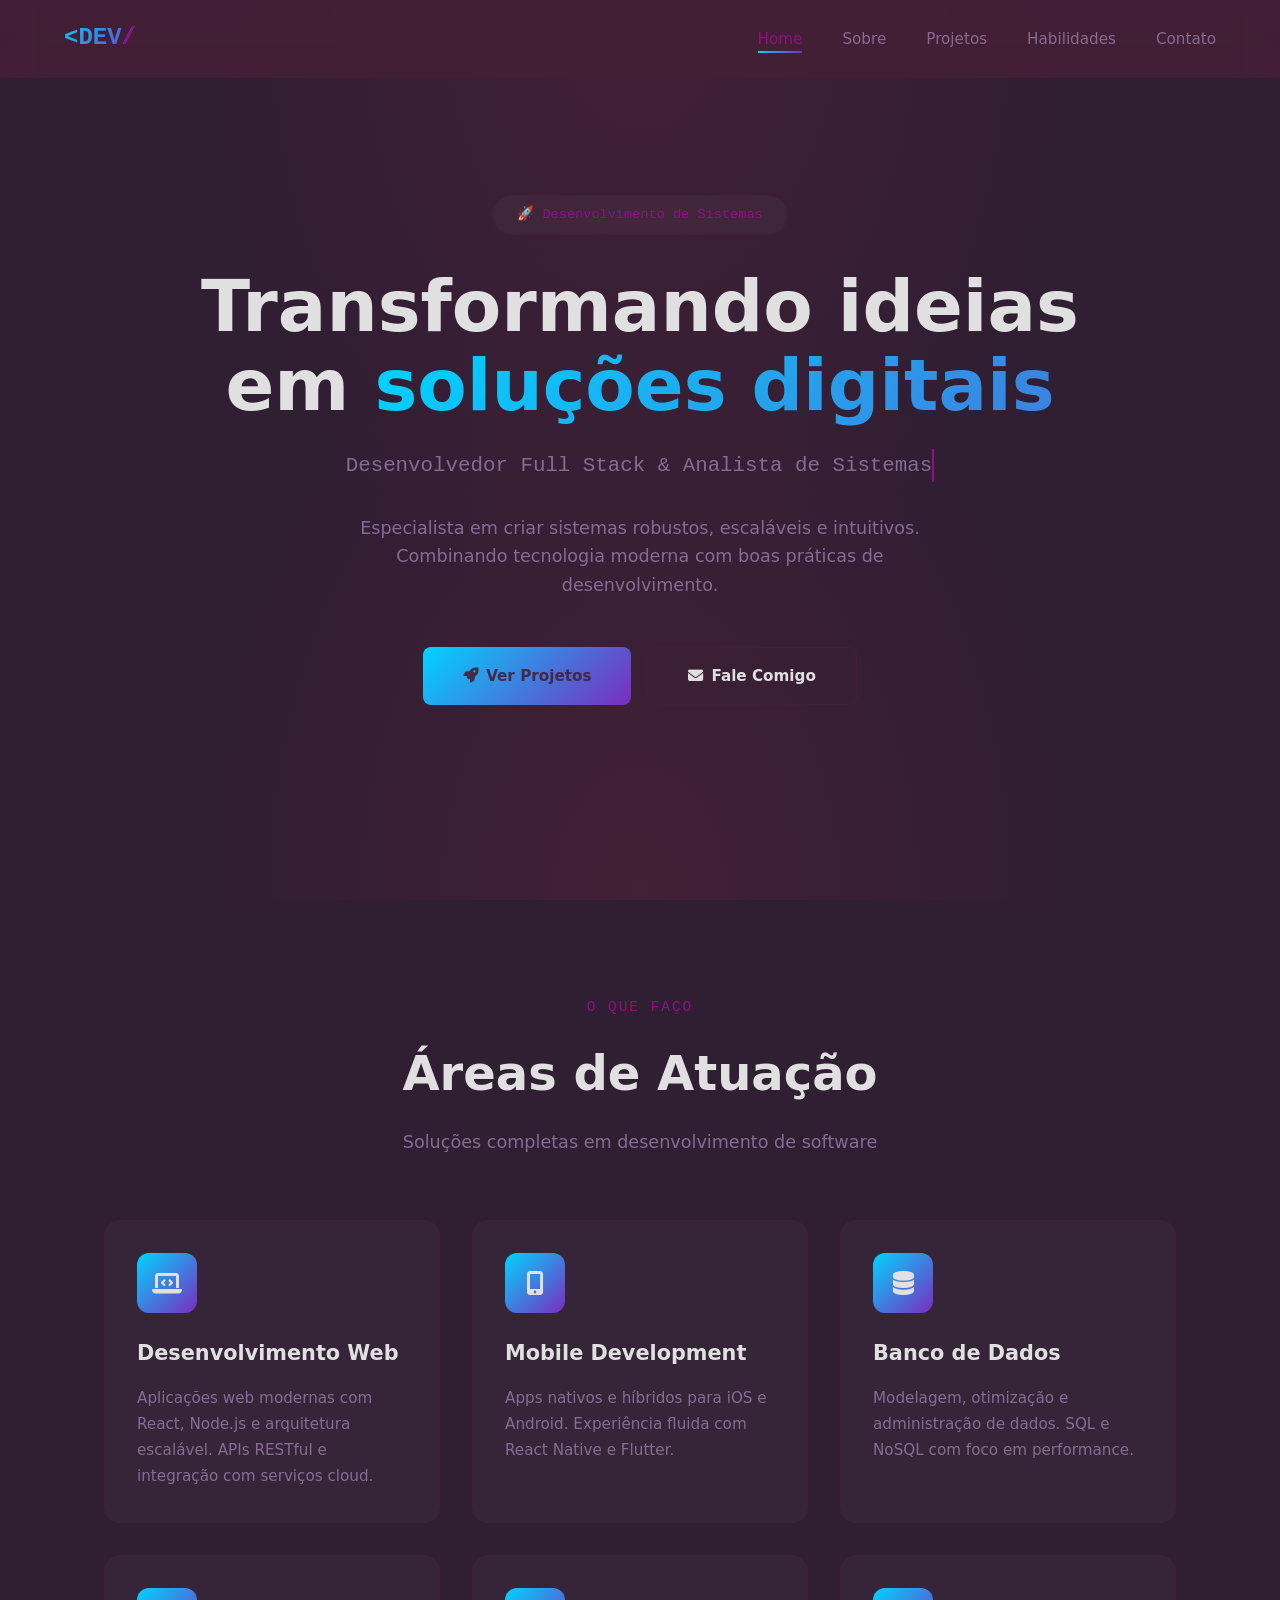
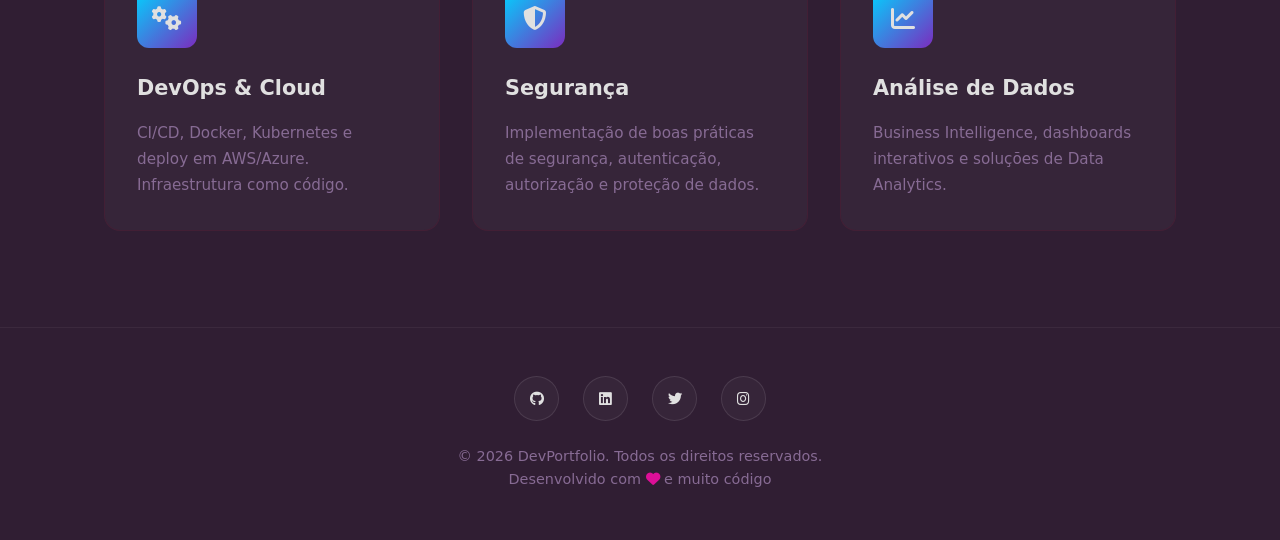
<file: index.html>
<html lang="pt-bt">
<head>
<meta charset="UTF-8">
<title>DEV - SITE PESSOAL - MIRELLA MARIA</title>
<link rel="stylesheet" href="estilo.css">
<link rel="stylesheet" href="https://cdnjs.cloudflare.com/ajax/libs/font-awesome/6.4.0/css/all.min.css">
</head>
<body>
    <!--MENU DE NAVEGACAOP DO SITE-->   
    <nav class="navbar">
        <div class="logo">&lt;DEV<span>/</span></div>
        <ul class="nav-links">
            <li><a href="index.html" class="active">Home</a></li>
            <li><a href="sobre.html">Sobre</a></li>
            <li><a href="projetos.html">Projetos</a></li>
            <li><a href="habilidades.html">Habilidades</a></li>
            <li><a href="contato.html">Contato</a></li>
        </ul>
    </nav>
    <!--SECAO HERO-->
    <section class="hero">
        <div class="hero-content">
            <span class="hero-badge">🚀 Desenvolvimento de Sistemas</span>
            <h1>Transformando ideias em <span class="highlight">soluções digitais</span></h1>
            <div class="typing-text">Desenvolvedor Full Stack & Analista de Sistemas</div>
            <p class="hero-description">
                Especialista em criar sistemas robustos, escaláveis e intuitivos. 
                Combinando tecnologia moderna com boas práticas de desenvolvimento.
            </p>
            <div class="cta-buttons">
                <a href="projetos.html" class="btn btn-primary">
                    <i class="fas fa-rocket"></i> Ver Projetos
                </a>
                <a href="contato.html" class="btn btn-secondary">
                    <i class="fas fa-envelope"></i> Fale Comigo
                </a>
            </div>
        </div>
    </section>
    <!-- Serviços -->
    <section id="servicos">
        <div class="section-header">
            <span class="section-tag">O que faço</span>
            <h2 class="section-title">Áreas de Atuação</h2>
            <p class="section-subtitle">Soluções completas em desenvolvimento de software</p>
        </div>
        
        <div class="cards-grid">
            <div class="card">
                <div class="card-icon">
                    <i class="fas fa-laptop-code"></i>
                </div>
                <h3>Desenvolvimento Web</h3>
                <p>Aplicações web modernas com React, Node.js e arquitetura escalável. APIs RESTful e integração com serviços cloud.</p>
            </div>
            
            <div class="card">
                <div class="card-icon">
                    <i class="fas fa-mobile-alt"></i>
                </div>
                <h3>Mobile Development</h3>
                <p>Apps nativos e híbridos para iOS e Android. Experiência fluida com React Native e Flutter.</p>
            </div>
            
            <div class="card">
                <div class="card-icon">
                    <i class="fas fa-database"></i>
                </div>
                <h3>Banco de Dados</h3>
                <p>Modelagem, otimização e administração de dados. SQL e NoSQL com foco em performance.</p>
            </div>
            
            <div class="card">
                <div class="card-icon">
                    <i class="fas fa-cogs"></i>
                </div>
                <h3>DevOps & Cloud</h3>
                <p>CI/CD, Docker, Kubernetes e deploy em AWS/Azure. Infraestrutura como código.</p>
            </div>
            
            <div class="card">
                <div class="card-icon">
                    <i class="fas fa-shield-alt"></i>
                </div>
                <h3>Segurança</h3>
                <p>Implementação de boas práticas de segurança, autenticação, autorização e proteção de dados.</p>
            </div>
            
            <div class="card">
                <div class="card-icon">
                    <i class="fas fa-chart-line"></i>
                </div>
                <h3>Análise de Dados</h3>
                <p>Business Intelligence, dashboards interativos e soluções de Data Analytics.</p>
            </div>
        </div>
    </section>

    <!-- Footer -->
    <footer>
        <div class="footer-content">
            <div class="social-links">
                <a href="#"><i class="fab fa-github"></i></a>
                <a href="#"><i class="fab fa-linkedin"></i></a>
                <a href="#"><i class="fab fa-twitter"></i></a>
                <a href="#"><i class="fab fa-instagram"></i></a>
            </div>
            <p>&copy; 2026 DevPortfolio. Todos os direitos reservados.</p>
            <p>Desenvolvido com <i class="fas fa-heart" style="color: var(--accent);"></i> e muito código</p>
        </div>
    </footer>
</body>
</html>
</file>
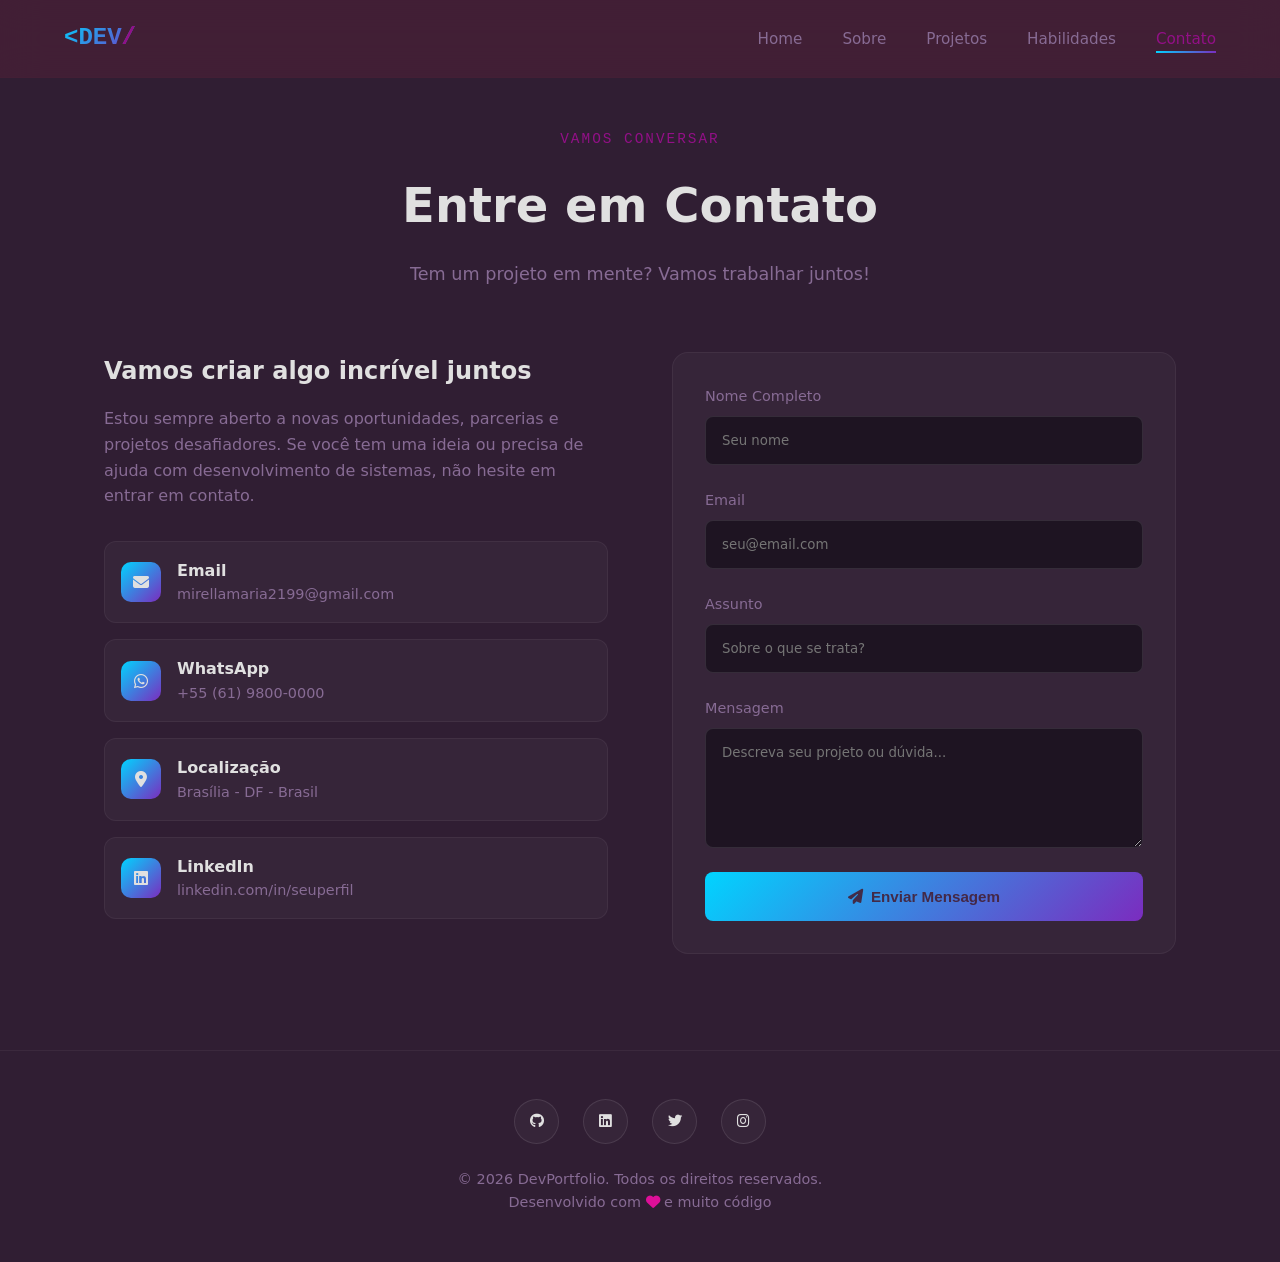
<file: contato.html>
<html lang="pt-bt">
<head>
<meta charset="UTF-8">
<title>DEV - SITE PESSOAL - MIRELLA MARIA</title>
<link rel="stylesheet" href="estilo.css">
<link rel="stylesheet" href="https://cdnjs.cloudflare.com/ajax/libs/font-awesome/6.4.0/css/all.min.css">
</head>
<body>
    <!--MENU DE NAVEGACAOP DO SITE-->   
    <nav class="navbar">
        <div class="logo">&lt;DEV<span>/</span></div>
        <ul class="nav-links">
            <li><a href="index.html" >Home</a></li>
            <li><a href="sobre.html" >Sobre</a></li>
            <li><a href="projetos.html">Projetos</a></li>
            <li><a href="habilidades.html">Habilidades</a></li>
            <li><a href="contato.html" class="active">Contato</a></li>
        </ul>
    </nav>

    <section style="padding-top: 8rem;">
        <div class="section-header">
            <span class="section-tag">Vamos Conversar</span>
            <h2 class="section-title">Entre em Contato</h2>
            <p class="section-subtitle">Tem um projeto em mente? Vamos trabalhar juntos!</p>
        </div>

        <div class="contact-container">
            <div class="contact-info">
                <h3>Vamos criar algo incrível juntos</h3>
                <p>
                    Estou sempre aberto a novas oportunidades, parcerias e projetos desafiadores. 
                    Se você tem uma ideia ou precisa de ajuda com desenvolvimento de sistemas, 
                    não hesite em entrar em contato.
                </p>

                <div class="contact-links">
                    <a href="mailto:seuemail@exemplo.com" class="contact-link">
                        <i class="fas fa-envelope"></i>
                        <div>
                            <strong>Email</strong>
                            <div style="color: var(--gray); font-size: 0.9rem;">mirellamaria2199@gmail.com</div>
                        </div>
                    </a>
                    
                    <a href="#" class="contact-link">
                        <i class="fab fa-whatsapp"></i>
                        <div>
                            <strong>WhatsApp</strong>
                            <div style="color: var(--gray); font-size: 0.9rem;">+55 (61) 9800-0000</div>
                        </div>
                    </a>
                    
                    <a href="#" class="contact-link">
                        <i class="fas fa-map-marker-alt"></i>
                        <div>
                            <strong>Localização</strong>
                            <div style="color: var(--gray); font-size: 0.9rem;">Brasília - DF - Brasil</div>
                        </div>
                    </a>
                    
                    <a href="#" class="contact-link">
                        <i class="fab fa-linkedin"></i>
                        <div>
                            <strong>LinkedIn</strong>
                            <div style="color: var(--gray); font-size: 0.9rem;">linkedin.com/in/seuperfil</div>
                        </div>
                    </a>
                </div>
            </div>

            <form class="contact-form" onsubmit="event.preventDefault(); alert('Mensagem enviada! (Demo)');">
                <div class="form-group">
                    <label for="nome">Nome Completo</label>
                    <input type="text" id="nome" name="nome" placeholder="Seu nome" required>
                </div>
                
                <div class="form-group">
                    <label for="email">Email</label>
                    <input type="email" id="email" name="email" placeholder="seu@email.com" required>
                </div>
                
                <div class="form-group">
                    <label for="assunto">Assunto</label>
                    <input type="text" id="assunto" name="assunto" placeholder="Sobre o que se trata?" required>
                </div>
                
                <div class="form-group">
                    <label for="mensagem">Mensagem</label>
                    <textarea id="mensagem" name="mensagem" placeholder="Descreva seu projeto ou dúvida..." required></textarea>
                </div>
                
                <button type="submit" class="btn btn-primary" style="width: 100%; justify-content: center;">
                    <i class="fas fa-paper-plane"></i> Enviar Mensagem
                </button>
            </form>
        </div>
    </section>

    <footer>
        <div class="footer-content">
            <div class="social-links">
                <a href="#"><i class="fab fa-github"></i></a>
                <a href="#"><i class="fab fa-linkedin"></i></a>
                <a href="#"><i class="fab fa-twitter"></i></a>
                <a href="#"><i class="fab fa-instagram"></i></a>
            </div>
            <p>&copy; 2026 DevPortfolio. Todos os direitos reservados.</p>
            <p>Desenvolvido com <i class="fas fa-heart" style="color: var(--accent);"></i> e muito código</p>
        </div>
    </footer>
</body>
</html>
</file>
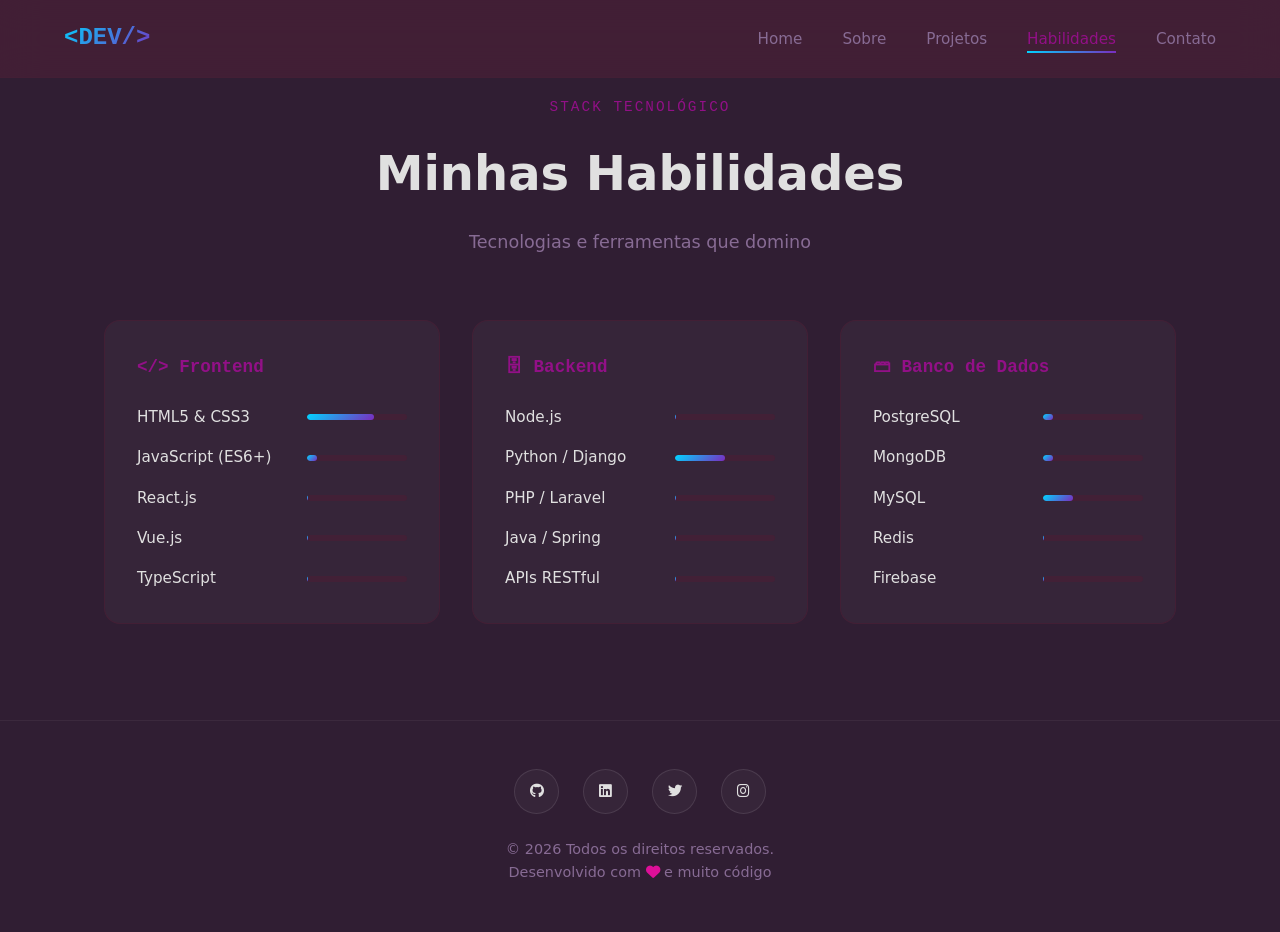
<file: habilidades.html>
<!DOCTYPE html>
<html lang="pt-br">
<head>
    <meta charset="UTF-8">
    <meta name="viewport" content="width=device-width, initial-scale=1.0">
    <title>DEV - SITE PESSOAL - MIRELLA MARIA</title>

    <!-- CSS -->
    <link rel="stylesheet" href="estilo.css">

    <!-- Font Awesome -->
    <link rel="stylesheet" href="https://cdnjs.cloudflare.com/ajax/libs/font-awesome/6.5.0/css/all.min.css">
</head>

<body>

<!-- MENU DE NAVEGAÇÃO -->
<nav class="navbar">
    <div class="logo">&lt;DEV/<span class="heroa-badge"></span>&gt;</div>

    <ul class="nav-links">
        <li><a href="index.html">Home</a></li>
        <li><a href="sobre.html">Sobre</a></li>
        <li><a href="projetos.html">Projetos</a></li>
        <li><a href="habilidades.html" class="active">Habilidades</a></li>
        <li><a href="contato.html">Contato</a></li>
    </ul>
</nav>

<main>

<!-- SEÇÃO HABILIDADES -->
<section class="skills">
    <div class="section-header">
        <span class="section-tag">STACK TECNOLÓGICO</span>
        <h2 class="section-title">Minhas Habilidades</h2>
        <p class="section-subtitle">
            Tecnologias e ferramentas que domino
        </p>
    </div>

    <div class="skills-container">

        <!-- FRONTEND -->
        <div class="skill-category">
            <h3>&lt;/&gt; Frontend</h3>
            <div class="skill-list">

                <div class="skill-item">
                    <span class="skill-name">HTML5 & CSS3</span>
                    <div class="skill-bar">
                        <div class="skill-progress" style="width: 67%;"></div>
                    </div>
                </div>

                <div class="skill-item">
                    <span class="skill-name">JavaScript (ES6+)</span>
                    <div class="skill-bar">
                        <div class="skill-progress" style="width: 10%;"></div>
                    </div>
                </div>

                <div class="skill-item">
                    <span class="skill-name">React.js</span>
                    <div class="skill-bar">
                        <div class="skill-progress" style="width: 1%;"></div>
                    </div>
                </div>

                <div class="skill-item">
                    <span class="skill-name">Vue.js</span>
                    <div class="skill-bar">
                        <div class="skill-progress" style="width: 1%;"></div>
                    </div>
                </div>

                <div class="skill-item">
                    <span class="skill-name">TypeScript</span>
                    <div class="skill-bar">
                        <div class="skill-progress" style="width: 1%;"></div>
                    </div>
                </div>

            </div>
        </div>

        <!-- BACKEND -->
        <div class="skill-category">
            <h3>🗄 Backend</h3>
            <div class="skill-list">

                <div class="skill-item">
                    <span class="skill-name">Node.js</span>
                    <div class="skill-bar">
                        <div class="skill-progress" style="width: 1%;"></div>
                    </div>
                </div>

                <div class="skill-item">
                    <span class="skill-name">Python / Django</span>
                    <div class="skill-bar">
                        <div class="skill-progress" style="width: 50%;"></div>
                    </div>
                </div>

                <div class="skill-item">
                    <span class="skill-name">PHP / Laravel</span>
                    <div class="skill-bar">
                        <div class="skill-progress" style="width: 1%;"></div>
                    </div>
                </div>

                <div class="skill-item">
                    <span class="skill-name">Java / Spring</span>
                    <div class="skill-bar">
                        <div class="skill-progress" style="width: 1%;"></div>
                    </div>
                </div>

                <div class="skill-item">
                    <span class="skill-name">APIs RESTful</span>
                    <div class="skill-bar">
                        <div class="skill-progress" style="width: 1%;"></div>
                    </div>
                </div>

            </div>
        </div>

        <!-- BANCO DE DADOS -->
        <div class="skill-category">
            <h3>🗃 Banco de Dados</h3>
            <div class="skill-list">

                <div class="skill-item">
                    <span class="skill-name">PostgreSQL</span>
                    <div class="skill-bar">
                        <div class="skill-progress" style="width: 10%;"></div>
                    </div>
                </div>

                <div class="skill-item">
                    <span class="skill-name">MongoDB</span>
                    <div class="skill-bar">
                        <div class="skill-progress" style="width: 10%;"></div>
                    </div>
                </div>

                <div class="skill-item">
                    <span class="skill-name">MySQL</span>
                    <div class="skill-bar">
                        <div class="skill-progress" style="width: 30%;"></div>
                    </div>
                </div>

                <div class="skill-item">
                    <span class="skill-name">Redis</span>
                    <div class="skill-bar">
                        <div class="skill-progress" style="width: 1%;"></div>
                    </div>
                </div>

                <div class="skill-item">
                    <span class="skill-name">Firebase</span>
                    <div class="skill-bar">
                        <div class="skill-progress" style="width: 1%;"></div>
                    </div>
                </div>

            </div>
        </div>

    </div>
</section>

</main>

<!-- FOOTER -->
<footer>
    <div class="footer-content">

        <div class="social-links">
            <a href="https://github.com/" target="_blank">
                <i class="fab fa-github"></i>
            </a>

            <a href="https://linkedin.com/" target="_blank">
                <i class="fab fa-linkedin"></i>
            </a>

            <a href="https://twitter.com/" target="_blank">
                <i class="fab fa-twitter"></i>
            </a>

            <a href="https://instagram.com/" target="_blank">
                <i class="fab fa-instagram"></i>
            </a>
        </div>

        <p>&copy; 2026 Todos os direitos reservados.</p>

        <p>
            Desenvolvido com 
            <i class="fas fa-heart" style="color: var(--accent);"></i> 
            e muito código
        </p>

    </div>
</footer>

</body>
</html>
</file>
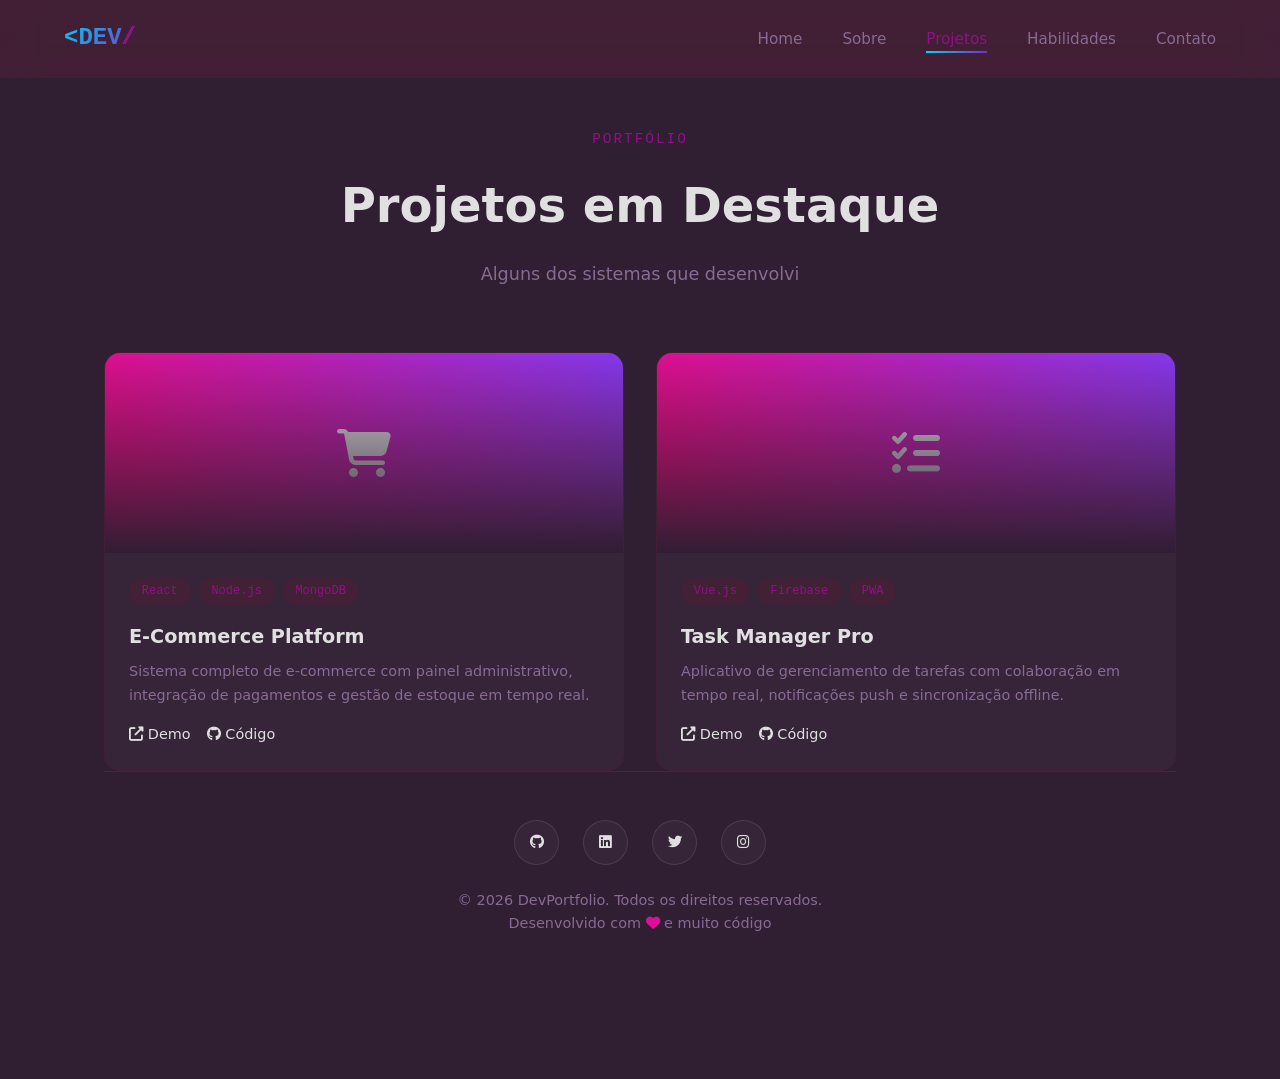
<file: projetos.html>
<html lang="pt-bt">
<head>
<meta charset="UTF-8">
<title>DEV - SITE PESSOAL - MIRELLA MARIA</title>
<link rel="stylesheet" href="estilo.css">
<link rel="stylesheet" href="https://cdnjs.cloudflare.com/ajax/libs/font-awesome/6.4.0/css/all.min.css">
</head>
<body>
    <!--MENU DE NAVEGACAOP DO SITE-->   
    <nav class="navbar">
        <div class="logo">&lt;DEV<span>/</span></div>
        <ul class="nav-links">
            <li><a href="index.html" >Home</a></li>
            <li><a href="sobre.html" >Sobre</a></li>
            <li><a href="projetos.html" class="active">Projetos</a></li>
            <li><a href="habilidades.html">Habilidades</a></li>
            <li><a href="contato.html">Contato</a></li>
        </ul>
    </nav>
    <section style="padding-top: 8rem;">
        <div class="section-header">
            <span class="section-tag">Portfólio</span>
            <h2 class="section-title">Projetos em Destaque</h2>
            <p class="section-subtitle">Alguns dos sistemas que desenvolvi</p>
        </div>

        <div class="projects-grid">
            <div class="project-card">
                <div class="project-image">
                    <i class="fas fa-shopping-cart"></i>
                </div>
                <div class="project-content">
                    <div class="project-tags">
                        <span class="tag">React</span>
                        <span class="tag">Node.js</span>
                        <span class="tag">MongoDB</span>
                    </div>
                    <h3>E-Commerce Platform</h3>
                    <p>Sistema completo de e-commerce com painel administrativo, integração de pagamentos e gestão de estoque em tempo real.</p>
                    <div class="project-links">
                        <a href="#"><i class="fas fa-external-link-alt"></i> Demo</a>
                        <a href="#"><i class="fab fa-github"></i> Código</a>
                    </div>
                </div>
            </div>
       
            <div class="project-card">
                <div class="project-image">
                    <i class="fas fa-tasks"></i>
                </div>
                <div class="project-content">
                    <div class="project-tags">
                        <span class="tag">Vue.js</span>
                        <span class="tag">Firebase</span>
                        <span class="tag">PWA</span>
                    </div>
                    <h3>Task Manager Pro</h3>
                    <p>Aplicativo de gerenciamento de tarefas com colaboração em tempo real, notificações push e sincronização offline.</p>
                    <div class="project-links">
                        <a href="#"><i class="fas fa-external-link-alt"></i> Demo</a>
                        <a href="#"><i class="fab fa-github"></i> Código</a>
                    </div>
                </div>
            </div> 
                    </div>
                </div>
            </div>
            <footer>
            <div class="footer-content">
                <div class="social-links">
                    <a href="#"><i class="fab fa-github"></i></a>
                    <a href="#"><i class="fab fa-linkedin"></i></a>
                    <a href="#"><i class="fab fa-twitter"></i></a>
                    <a href="#"><i class="fab fa-instagram"></i></a>
                </div>
            <p>&copy; 2026 DevPortfolio. Todos os direitos reservados.</p>
            <p>Desenvolvido com <i class="fas fa-heart" style="color: var(--accent);"></i> e muito código</p>
        </div>
    </footer>
</body>
</html>
</file>
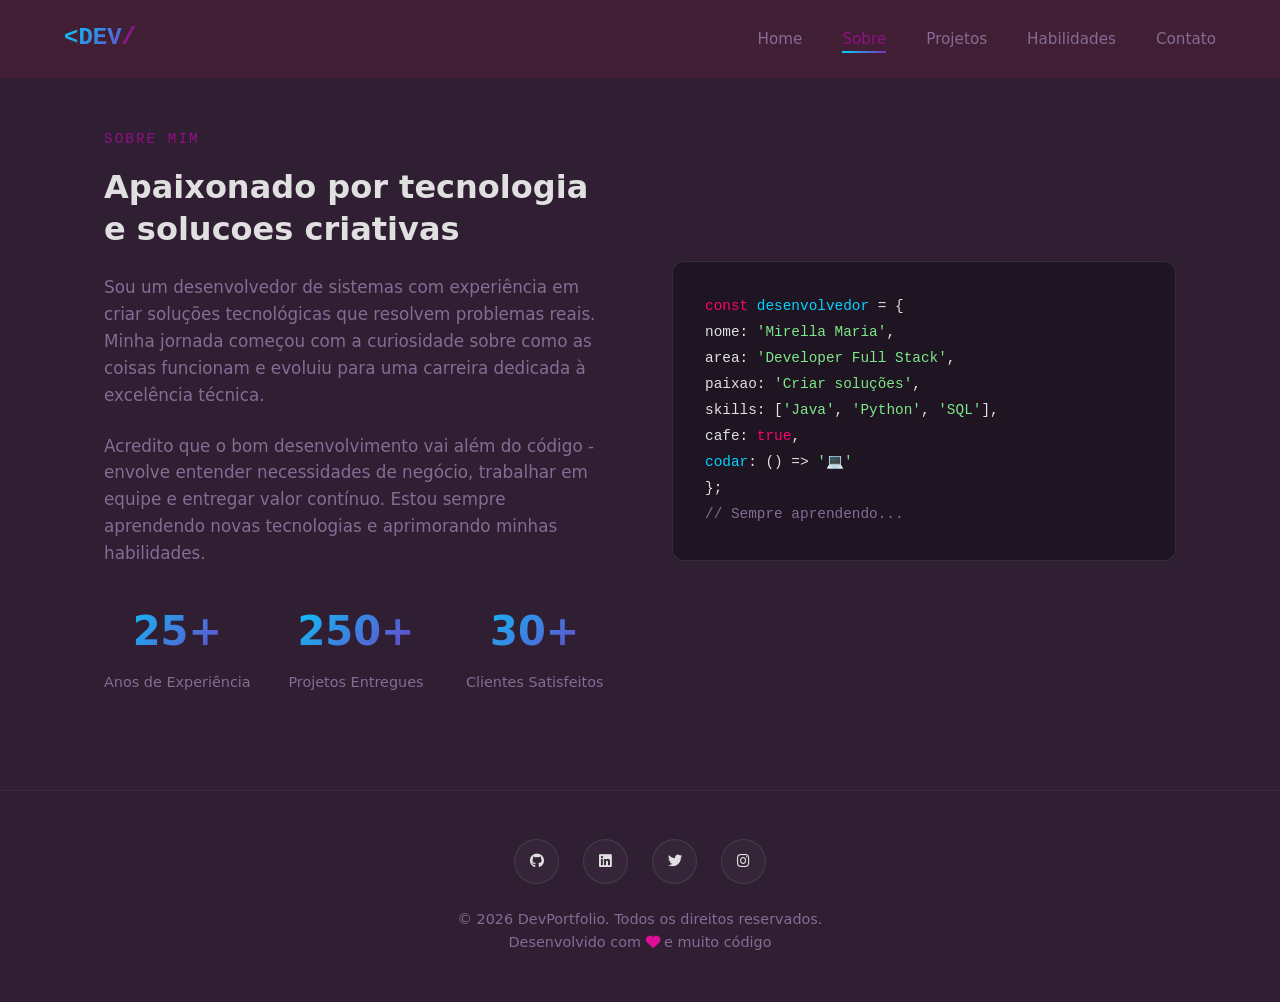
<file: sobre.html>
<html lang="pt-bt">
<head>
<meta charset="UTF-8">
<title>DEV - SITE PESSOAL - MIRELLA MARIA</title>
<link rel="stylesheet" href="estilo.css">
<link rel="stylesheet" href="https://cdnjs.cloudflare.com/ajax/libs/font-awesome/6.4.0/css/all.min.css">
</head>
<body>
    <!--MENU DE NAVEGACAOP DO SITE-->   
    <nav class="navbar">
        <div class="logo">&lt;DEV<span>/</span></div>
        <ul class="nav-links">
            <li><a href="index.html" >Home</a></li>
            <li><a href="sobre.html" class="active">Sobre</a></li>
            <li><a href="projetos.html">Projetos</a></li>
            <li><a href="habilidades.html">Habilidades</a></li>
            <li><a href="contato.html">Contato</a></li>
        </ul>
    </nav>
    <section style="padding-top: 8rem;">
        <div class="about-content">
            <div class="about-text">
                <span class="section-tag">Sobre Mim</span>
                <h2>Apaixonado por tecnologia e solucoes criativas</h2>
                <p>Sou um desenvolvedor de sistemas com experiência em criar soluções 
                    tecnológicas que resolvem problemas reais. Minha jornada começou com 
                    a curiosidade sobre como as coisas funcionam e evoluiu para uma 
                    carreira dedicada à excelência técnica.
                </p>
                <p>
                    Acredito que o bom desenvolvimento vai além do código - envolve 
                    entender necessidades de negócio, trabalhar em equipe e entregar 
                    valor contínuo. Estou sempre aprendendo novas tecnologias e 
                    aprimorando minhas habilidades.
  
                </p>
                <div class="stats">
                    <div class="stat-item">
                        <div class="stat-number">25+</div>
                        <div class="stat-label">Anos de Experiência</div>
                    </div>
                    <div class="stat-item">
                        <div class="stat-number">250+</div>
                        <div class="stat-label">Projetos Entregues</div>
                    </div>
                    <div class="stat-item">
                        <div class="stat-number">30+</div>
                        <div class="stat-label">Clientes Satisfeitos</div>
                    </div>
                </div>
            </div>

                   <div class="about-image">
                <div class="code-block">
                    <span class="code-line"><span class="code-keyword">const</span> <span class="code-function">desenvolvedor</span> = {</span>
                    <span class="code-line">  nome: <span class="code-string">'Mirella Maria'</span>,</span>
                    <span class="code-line">  area: <span class="code-string">'Developer Full Stack'</span>,</span>
                    <span class="code-line">  paixao: <span class="code-string">'Criar soluções'</span>,</span>
                    <span class="code-line">  skills: [<span class="code-string">'Java'</span>, <span class="code-string">'Python'</span>, <span class="code-string">'SQL'</span>],</span>
                    <span class="code-line">  cafe: <span class="code-keyword">true</span>,</span>
                    <span class="code-line">  <span class="code-function">codar</span>: () => <span class="code-string">'💻'</span></span>
                    <span class="code-line">};</span>
                    <span class="code-line"><span class="code-comment">// Sempre aprendendo...</span></span>
                </div>
            </div>
        </div>
    </section>

    <footer>
        <div class="footer-content">
            <div class="social-links">
                <a href="#"><i class="fab fa-github"></i></a>
                <a href="#"><i class="fab fa-linkedin"></i></a>
                <a href="#"><i class="fab fa-twitter"></i></a>
                <a href="#"><i class="fab fa-instagram"></i></a>
            </div>
            <p>&copy; 2026 DevPortfolio. Todos os direitos reservados.</p>
            <p>Desenvolvido com <i class="fas fa-heart" style="color: var(--accent);"></i> e muito código</p>
        </div>
    </footer>
</body>
</html>
</file>
<file: estilo.css>
/* ============================================
   RESET E CONFIGURAÇÕES GLOBAIS
   ============================================ */
* {
    margin: 0;
    padding: 0;
    box-sizing: border-box;
}

:root {
    /* Cores principais - Tema Tech Moderno */
    --primary: #921087;
    --secondary: #7b2cbf;
    --accent: #dd0f98;
    --dark: #301e33;
    --darker: #1e1422;
    --light: #e0e0e0;
    --gray: #876b94;
    --card-bg: rgba(255, 255, 255, 0.03);
    
    /* Gradientes */
    --gradient-1: linear-gradient(135deg, #00d4ff 0%, #7b2cbf 100%);
    --gradient-2: linear-gradient(45deg, #ff006e 0%, #8338ec 100%);
    
    /* Fontes */
    --font-main: 'Segoe UI', system-ui, -apple-system, sans-serif;
    --font-mono: 'Fira Code', 'Consolas', monospace;
    
    /* Animações */
    --transition: all 0.3s cubic-bezier(0.4, 0, 0.2, 1);
}

html {
    scroll-behavior: smooth;
}

body {
    font-family: var(--font-main);
    background-color: var(--dark);
    color: var(--light);
    line-height: 1.6;
    overflow-x: hidden;
}

/* ============================================
   ANIMAÇÕES
   ============================================ */
@keyframes fadeInUp {
    from {
        opacity: 0;
        transform: translateY(30px);
    }
    to {
        opacity: 1;
        transform: translateY(0);
    }
}

@keyframes pulse {
    0%, 100% { opacity: 1; }
    50% { opacity: 0.5; }
}

@keyframes float {
    0%, 100% { transform: translateY(0); }
    50% { transform: translateY(-10px); }
}

@keyframes gradientShift {
    0% { background-position: 0% 50%; }
    50% { background-position: 100% 50%; }
    100% { background-position: 0% 50%; }
}

@keyframes typing {
    from { width: 0; }
    to { width: 100%; }
}

@keyframes blink {
    50% { border-color: transparent; }
}

/* ============================================
   NAVEGAÇÃO
   ============================================ */
.navbar {
    position: fixed;
    top: 0;
    width: 100%;
    padding: 1.2rem 5%;
    background: rgba(68, 32, 54, 0.9);
    backdrop-filter: blur(20px);
    border-bottom: 1px solid rgba(68, 32, 54, 0.9);
    z-index: 1000;
    display: flex;
    justify-content: space-between;
    align-items: center;
    transition: var(--transition);
}

.logo {
    font-size: 1.5rem;
    font-weight: 700;
    background: var(--gradient-1);
    -webkit-background-clip: text;
    -webkit-text-fill-color: transparent;
    background-clip: text;
    font-family: var(--font-mono);
}

.logo span {
    color: var(--primary);
    -webkit-text-fill-color: var(--primary);
}

.nav-links {
    display: flex;
    list-style: none;
    gap: 2.5rem;
}

.nav-links a {
    color: var(--gray);
    text-decoration: none;
    font-weight: 500;
    font-size: 0.95rem;
    position: relative;
    transition: var(--transition);
}

.nav-links a::after {
    content: '';
    position: absolute;
    bottom: -5px;
    left: 0;
    width: 0;
    height: 2px;
    background: var(--gradient-1);
    transition: var(--transition);
}

.nav-links a:hover,
.nav-links a.active {
    color: var(--primary);
}

.nav-links a:hover::after,
.nav-links a.active::after {
    width: 100%;
}

/* ============================================
   HERO SECTION
   ============================================ */
.hero {
    min-height: 100vh;
    display: flex;
    align-items: center;
    justify-content: center;
    padding: 0 5%;
    position: relative;
    background: 
        radial-gradient(ellipse at top, rgba(68, 32, 54, 0.9) 0%, transparent 50%),
        radial-gradient(ellipse at bottom, rgba(68, 32, 54, 0.9) 0%, transparent 50%);
}

.hero-content {
    text-align: center;
    max-width: 900px;
    animation: fadeInUp 1s ease-out;
}

.hero-badge {
    display: inline-block;
    padding: 0.5rem 1.5rem;
    background: var(--card-bg);
    border: 1px solid rgba(68, 32, 54, 0.9);
    border-radius: 50px;
    color: var(--primary);
    font-family: var(--font-mono);
    font-size: 0.85rem;
    margin-bottom: 2rem;
    animation: pulse 2s infinite;
}

.hero h1 {
    font-size: clamp(2.5rem, 6vw, 4.5rem);
    font-weight: 800;
    margin-bottom: 1.5rem;
    line-height: 1.1;
}

.hero h1 .highlight {
    background: var(--gradient-1);
    background-size: 200% 200%;
    -webkit-background-clip: text;
    -webkit-text-fill-color: transparent;
    background-clip: text;
    animation: gradientShift 3s ease infinite;
}

.typing-text {
    font-family: var(--font-mono);
    font-size: 1.3rem;
    color: var(--gray);
    margin-bottom: 2rem;
    border-right: 2px solid var(--primary);
    white-space: nowrap;
    overflow: hidden;
    display: inline-block;
    animation: typing 3.5s steps(40, end), blink 0.75s step-end infinite;
}

.hero-description {
    font-size: 1.1rem;
    color: var(--gray);
    max-width: 600px;
    margin: 0 auto 3rem;
}

.cta-buttons {
    display: flex;
    gap: 1rem;
    justify-content: center;
    flex-wrap: wrap;
}

/* ============================================
   BOTÕES
   ============================================ */
.btn {
    padding: 1rem 2.5rem;
    border-radius: 8px;
    font-weight: 600;
    text-decoration: none;
    transition: var(--transition);
    display: inline-flex;
    align-items: center;
    gap: 0.5rem;
    font-size: 0.95rem;
}

.btn-primary {
    background: var(--gradient-1);
    color: rgb(68, 32, 54, 0.9);
    border: none;
    position: relative;
    overflow: hidden;
}

.btn-primary::before {
    content: '';
    position: absolute;
    top: 0;
    left: -100%;
    width: 100%;
    height: 100%;
    background: linear-gradient(90deg, transparent, rgba(255,255,255,0.2), transparent);
    transition: var(--transition);
}

.btn-primary:hover::before {
    left: 100%;
}

.btn-primary:hover {
    transform: translateY(-3px);
    box-shadow: 0 10px 30px rgba(68, 32, 54, 0.9);
}

.btn-secondary {
    background: transparent;
    color: var(--light);
    border: 1px solid rgba(68, 32, 54, 0.9);
}

.btn-secondary:hover {
    border-color: var(--primary);
    color: var(--primary);
    transform: translateY(-3px);
}

/* ============================================
   SEÇÕES COMUNS
   ============================================ */
section {
    padding: 6rem 5%;
    max-width: 1200px;
    margin: 0 auto;
}

.section-header {
    text-align: center;
    margin-bottom: 4rem;
}

.section-tag {
    color: var(--primary);
    font-family: var(--font-mono);
    font-size: 0.9rem;
    text-transform: uppercase;
    letter-spacing: 2px;
    margin-bottom: 1rem;
    display: block;
}

.section-title {
    font-size: clamp(2rem, 4vw, 3rem);
    font-weight: 700;
    margin-bottom: 1rem;
}

.section-subtitle {
    color: var(--gray);
    font-size: 1.1rem;
    max-width: 600px;
    margin: 0 auto;
}

/* ============================================
   CARDS
   ============================================ */
.cards-grid {
    display: grid;
    grid-template-columns: repeat(auto-fit, minmax(300px, 1fr));
    gap: 2rem;
}

.card {
    background: var(--card-bg);
    border: 1px solid rgba(68, 32, 54, 0.9);
    border-radius: 16px;
    padding: 2rem;
    transition: var(--transition);
    position: relative;
    overflow: hidden;
}

.card::before {
    content: '';
    position: absolute;
    top: 0;
    left: 0;
    width: 100%;
    height: 3px;
    background: var(--gradient-1);
    transform: scaleX(0);
    transform-origin: left;
    transition: var(--transition);
}

.card:hover {
    transform: translateY(-5px);
    border-color: rgba(68, 32, 54, 0.9);
    box-shadow: 0 20px 40px rgba(68, 32, 54, 0.9);
}

.card:hover::before {
    transform: scaleX(1);
}

.card-icon {
    width: 60px;
    height: 60px;
    background: var(--gradient-1);
    border-radius: 12px;
    display: flex;
    align-items: center;
    justify-content: center;
    font-size: 1.5rem;
    margin-bottom: 1.5rem;
}

.card h3 {
    font-size: 1.3rem;
    margin-bottom: 1rem;
    color: var(--light);
}

.card p {
    color: var(--gray);
    font-size: 0.95rem;
    line-height: 1.7;
}

/* ============================================
   HABILIDADES
   ============================================ */
.skills-container {
    display: grid;
    grid-template-columns: repeat(auto-fit, minmax(250px, 1fr));
    gap: 2rem;
}

.skill-category {
    background: var(--card-bg);
    border-radius: 16px;
    padding: 2rem;
    border: 1px solid rgba(68, 32, 54, 0.9);
}

.skill-category h3 {
    color: var(--primary);
    font-family: var(--font-mono);
    font-size: 1.1rem;
    margin-bottom: 1.5rem;
    display: flex;
    align-items: center;
    gap: 0.5rem;
}

.skill-list {
    display: flex;
    flex-direction: column;
    gap: 1rem;
}

.skill-item {
    display: flex;
    justify-content: space-between;
    align-items: center;
}

.skill-name {
    color: var(--light);
    font-size: 0.95rem;
}

.skill-bar {
    width: 100px;
    height: 6px;
    background: rgba(68, 32, 54, 0.9);
    border-radius: 3px;
    overflow: hidden;
}

.skill-progress {
    height: 100%;
    background: var(--gradient-1);
    border-radius: 3px;
    transition: width 1s ease;
}

/* ============================================
   PROJETOS
   ============================================ */
.projects-grid {
    display: grid;
    grid-template-columns: repeat(auto-fit, minmax(350px, 1fr));
    gap: 2rem;
}

.project-card {
    background: var(--card-bg);
    border-radius: 16px;
    overflow: hidden;
    border: 1px solid rgba(68, 32, 54, 0.9);
    transition: var(--transition);
}

.project-card:hover {
    transform: translateY(-10px);
    box-shadow: 0 30px 60px rgba(68, 32, 54, 0.9);
}

.project-image {
    height: 200px;
    background: var(--gradient-2);
    display: flex;
    align-items: center;
    justify-content: center;
    font-size: 3rem;
    position: relative;
    overflow: hidden;
}

.project-image::after {
    content: '';
    position: absolute;
    top: 0;
    left: 0;
    width: 100%;
    height: 100%;
    background: linear-gradient(to bottom, transparent 0%, var(--dark) 100%);
}

.project-content {
    padding: 1.5rem;
}

.project-tags {
    display: flex;
    gap: 0.5rem;
    flex-wrap: wrap;
    margin-bottom: 1rem;
}

.tag {
    padding: 0.3rem 0.8rem;
    background: rgba(68, 32, 54, 0.9);
    color: var(--primary);
    border-radius: 20px;
    font-size: 0.75rem;
    font-family: var(--font-mono);
}

.project-content h3 {
    font-size: 1.2rem;
    margin-bottom: 0.5rem;
}

.project-content p {
    color: var(--gray);
    font-size: 0.9rem;
    margin-bottom: 1rem;
}

.project-links {
    display: flex;
    gap: 1rem;
}

.project-links a {
    color: var(--light);
    text-decoration: none;
    font-size: 0.9rem;
    display: flex;
    align-items: center;
    gap: 0.3rem;
    transition: var(--transition);
}

.project-links a:hover {
    color: var(--primary);
}

/* ============================================
   SOBRE / TIMELINE
   ============================================ */
.about-content {
    display: grid;
    grid-template-columns: 1fr 1fr;
    gap: 4rem;
    align-items: center;
}

.about-text {
    animation: fadeInUp 1s ease-out;
}

.about-text h2 {
    font-size: 2rem;
    margin-bottom: 1.5rem;
    line-height: 1.3;
}

.about-text p {
    color: var(--gray);
    margin-bottom: 1.5rem;
    font-size: 1.05rem;
}

.stats {
    display: grid;
    grid-template-columns: repeat(3, 1fr);
    gap: 2rem;
    margin-top: 2rem;
}

.stat-item {
    text-align: center;
}

.stat-number {
    font-size: 2.5rem;
    font-weight: 700;
    background: var(--gradient-1);
    -webkit-background-clip: text;
    -webkit-text-fill-color: transparent;
    background-clip: text;
}

.stat-label {
    color: var(--gray);
    font-size: 0.9rem;
    margin-top: 0.5rem;
}

.about-image {
    position: relative;
    animation: float 6s ease-in-out infinite;
}

.code-block {
    background: var(--darker);
    border-radius: 12px;
    padding: 2rem;
    border: 1px solid rgba(255, 255, 255, 0.1);
    font-family: var(--font-mono);
    font-size: 0.9rem;
    line-height: 1.8;
}

.code-line {
    display: block;
}

.code-keyword { color: #ff006e; }
.code-function { color: #00d4ff; }
.code-string { color: #7ee787; }
.code-comment { color: var(--gray); }

/* ============================================
   CONTATO
   ============================================ */
.contact-container {
    display: grid;
    grid-template-columns: 1fr 1fr;
    gap: 4rem;
}

.contact-info h3 {
    font-size: 1.5rem;
    margin-bottom: 1rem;
}

.contact-info p {
    color: var(--gray);
    margin-bottom: 2rem;
}

.contact-links {
    display: flex;
    flex-direction: column;
    gap: 1rem;
}

.contact-link {
    display: flex;
    align-items: center;
    gap: 1rem;
    padding: 1rem;
    background: var(--card-bg);
    border-radius: 12px;
    text-decoration: none;
    color: var(--light);
    transition: var(--transition);
    border: 1px solid rgba(255, 255, 255, 0.05);
}

.contact-link:hover {
    border-color: var(--primary);
    transform: translateX(10px);
}

.contact-link i {
    width: 40px;
    height: 40px;
    background: var(--gradient-1);
    border-radius: 10px;
    display: flex;
    align-items: center;
    justify-content: center;
}

.contact-form {
    background: var(--card-bg);
    padding: 2rem;
    border-radius: 16px;
    border: 1px solid rgba(255, 255, 255, 0.05);
}

.form-group {
    margin-bottom: 1.5rem;
}

.form-group label {
    display: block;
    margin-bottom: 0.5rem;
    color: var(--gray);
    font-size: 0.9rem;
}

.form-group input,
.form-group textarea {
    width: 100%;
    padding: 1rem;
    background: var(--darker);
    border: 1px solid rgba(255, 255, 255, 0.1);
    border-radius: 8px;
    color: var(--light);
    font-family: inherit;
    transition: var(--transition);
}

.form-group input:focus,
.form-group textarea:focus {
    outline: none;
    border-color: var(--primary);
}

.form-group textarea {
    min-height: 120px;
    resize: vertical;
}

/* ============================================
   FOOTER
   ============================================ */
footer {
    text-align: center;
    padding: 3rem 5%;
    border-top: 1px solid rgba(255, 255, 255, 0.05);
    color: var(--gray);
    font-size: 0.9rem;
}

.footer-content {
    max-width: 1200px;
    margin: 0 auto;
}

.social-links {
    display: flex;
    justify-content: center;
    gap: 1.5rem;
    margin-bottom: 1.5rem;
}

.social-links a {
    width: 45px;
    height: 45px;
    background: var(--card-bg);
    border-radius: 50%;
    display: flex;
    align-items: center;
    justify-content: center;
    color: var(--light);
    text-decoration: none;
    transition: var(--transition);
    border: 1px solid rgba(255, 255, 255, 0.1);
}

.social-links a:hover {
    background: var(--gradient-1);
    transform: translateY(-5px);
    border-color: transparent;
}

/* ============================================
   RESPONSIVIDADE
   ============================================ */
@media (max-width: 768px) {
    .navbar {
        padding: 1rem 5%;
    }
    
    .nav-links {
        gap: 1.2rem;
        font-size: 0.9rem;
    }
    
    .about-content,
    .contact-container {
        grid-template-columns: 1fr;
        gap: 2rem;
    }
    
    .stats {
        grid-template-columns: 1fr;
        gap: 1rem;
    }
    
    .projects-grid {
        grid-template-columns: 1fr;
    }
    
    .hero h1 {
        font-size: 2.5rem;
    }
    
    .typing-text {
        font-size: 1rem;
        white-space: normal;
        border: none;
        animation: none;
    }
}

/* ============================================
   SCROLLBAR PERSONALIZADA
   ============================================ */
::-webkit-scrollbar {
    width: 10px;
}

::-webkit-scrollbar-track {
    background: var(--darker);
}

::-webkit-scrollbar-thumb {
    background: var(--gradient-1);
    border-radius: 5px;
}

::-webkit-scrollbar-thumb:hover {
    background: var(--primary);
}
</file>
